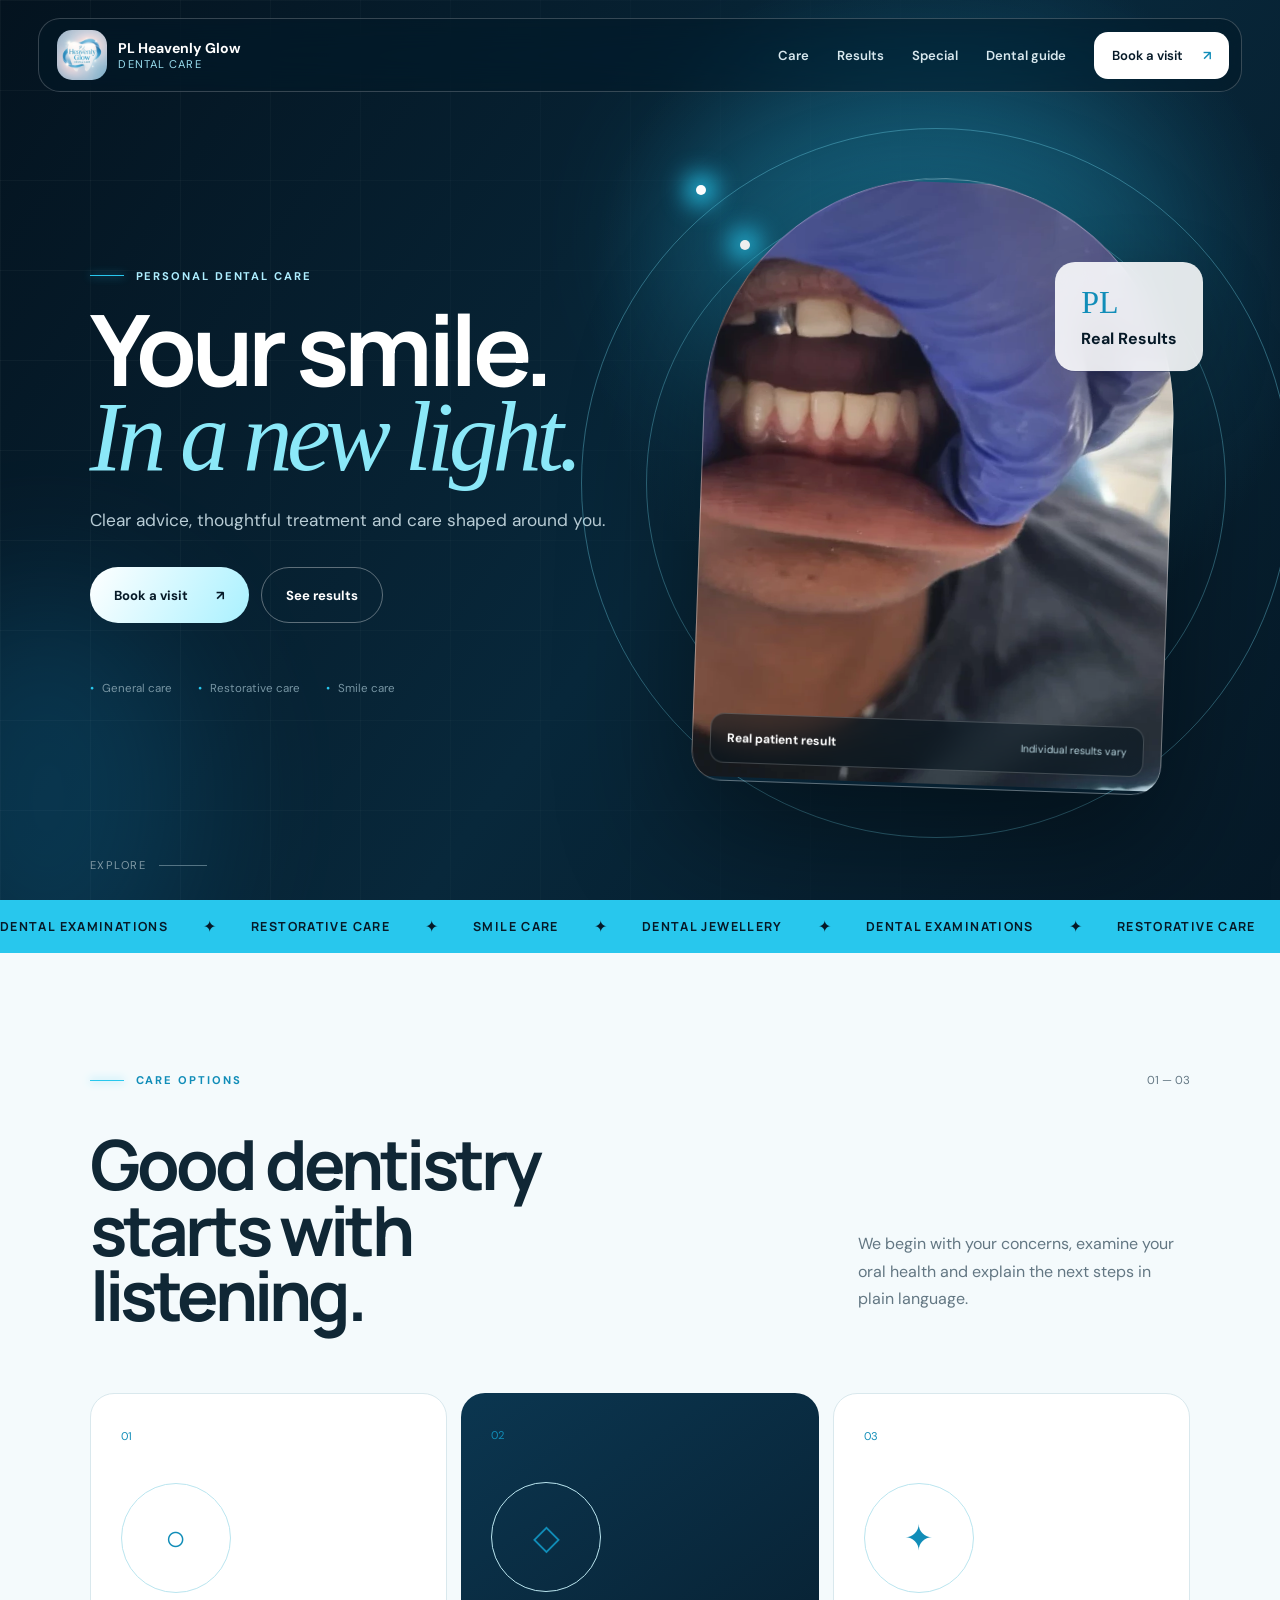
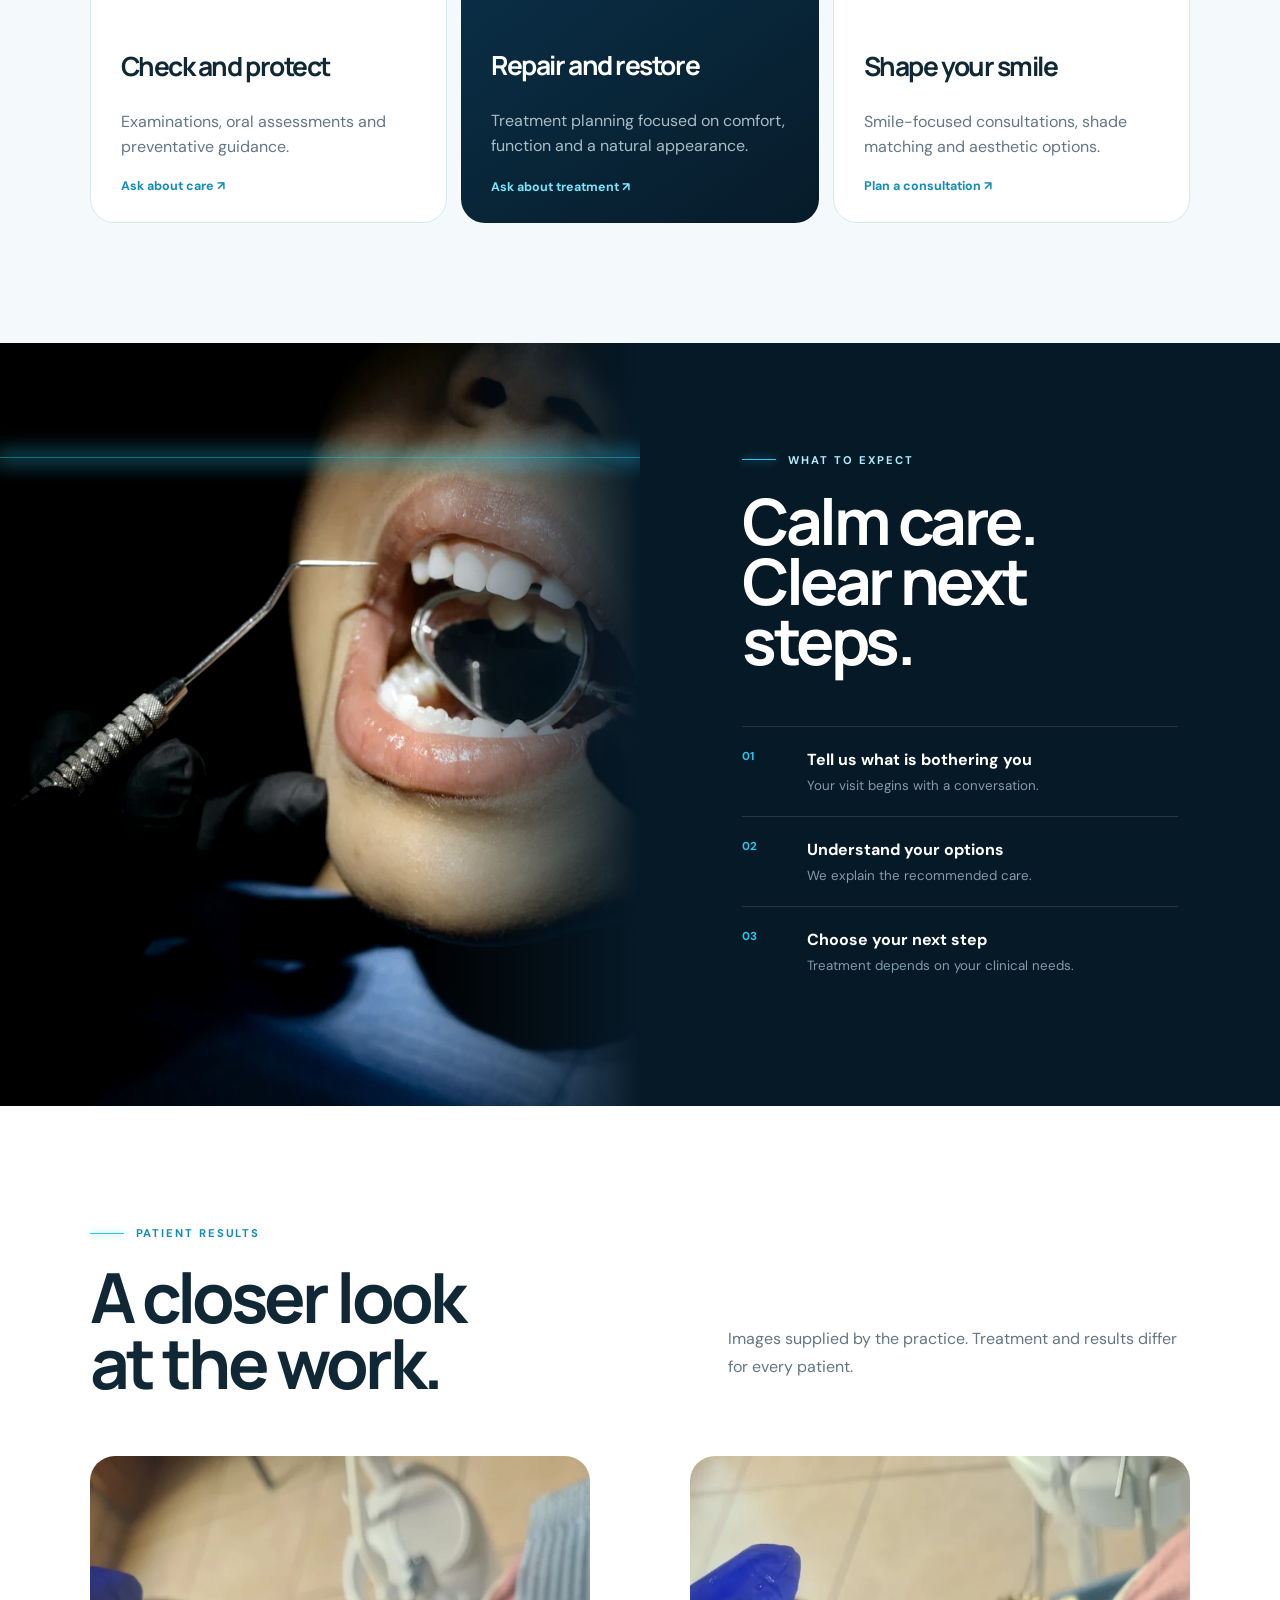
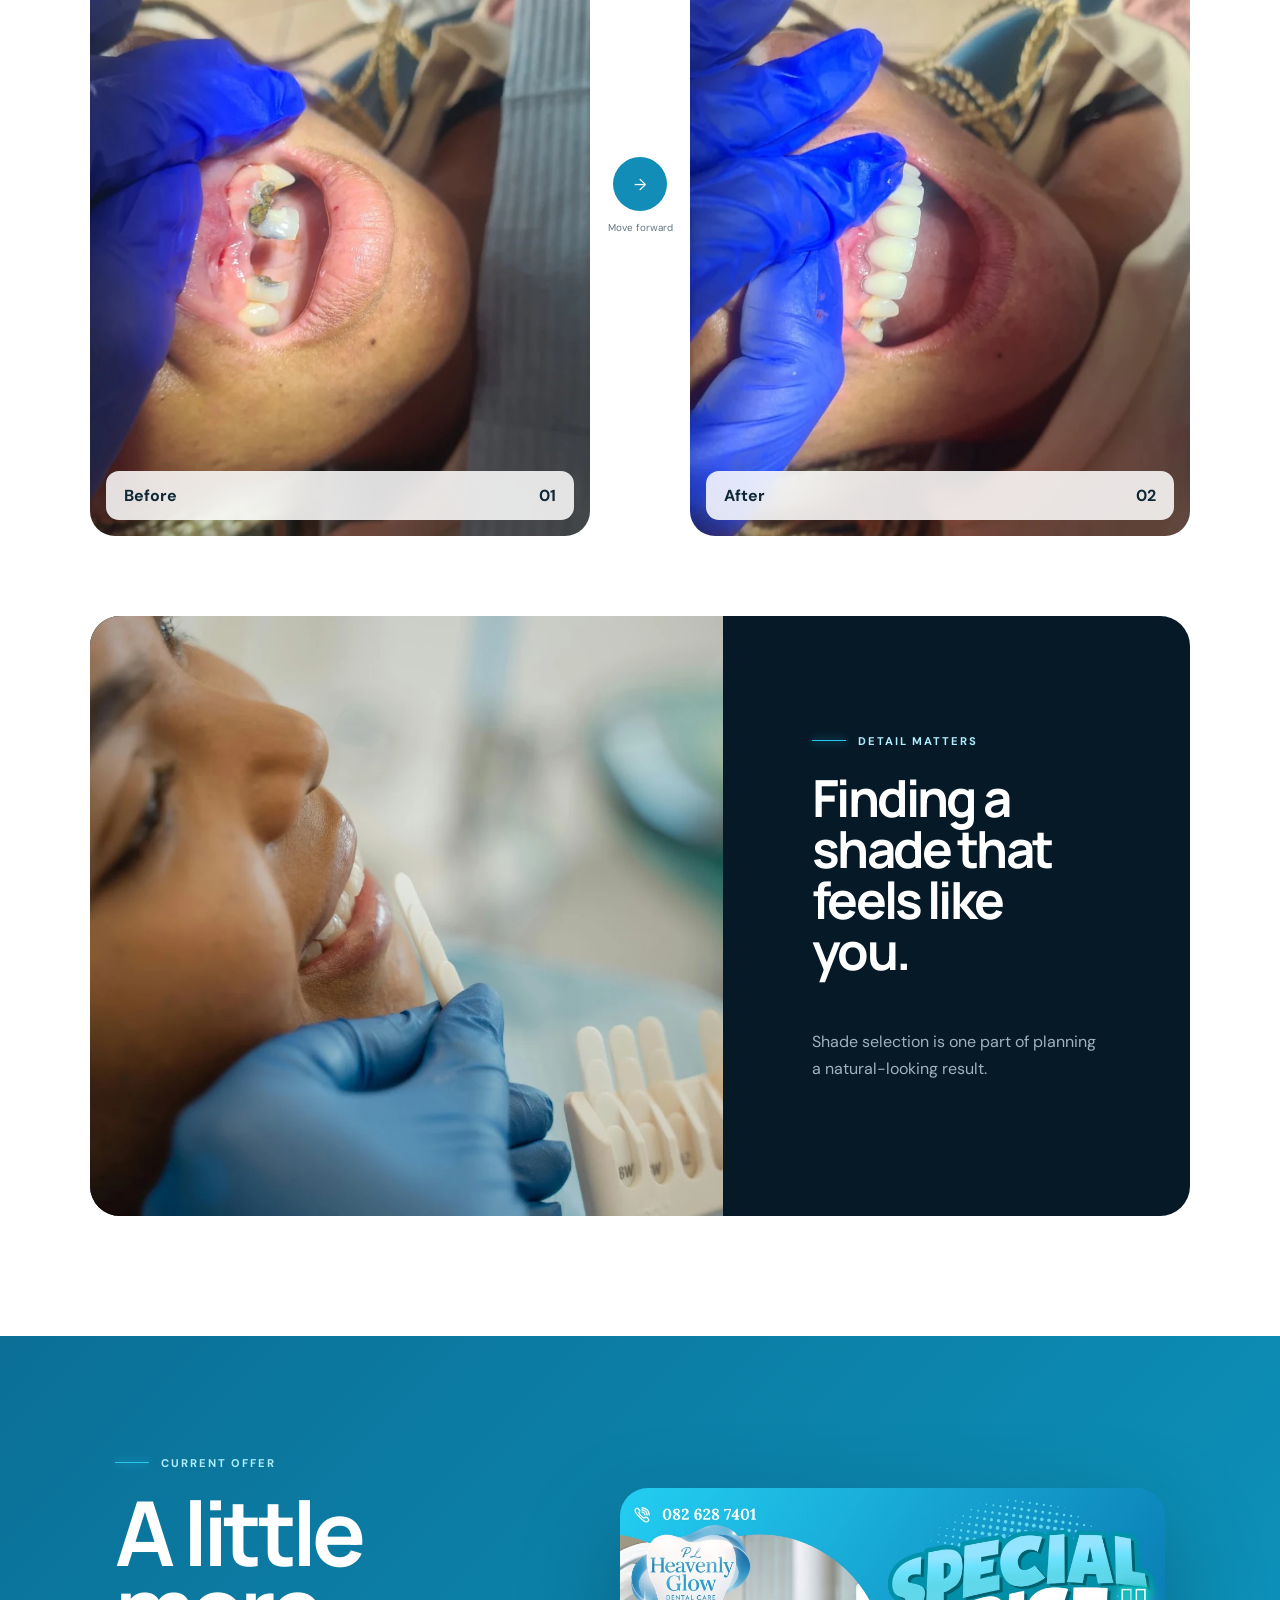
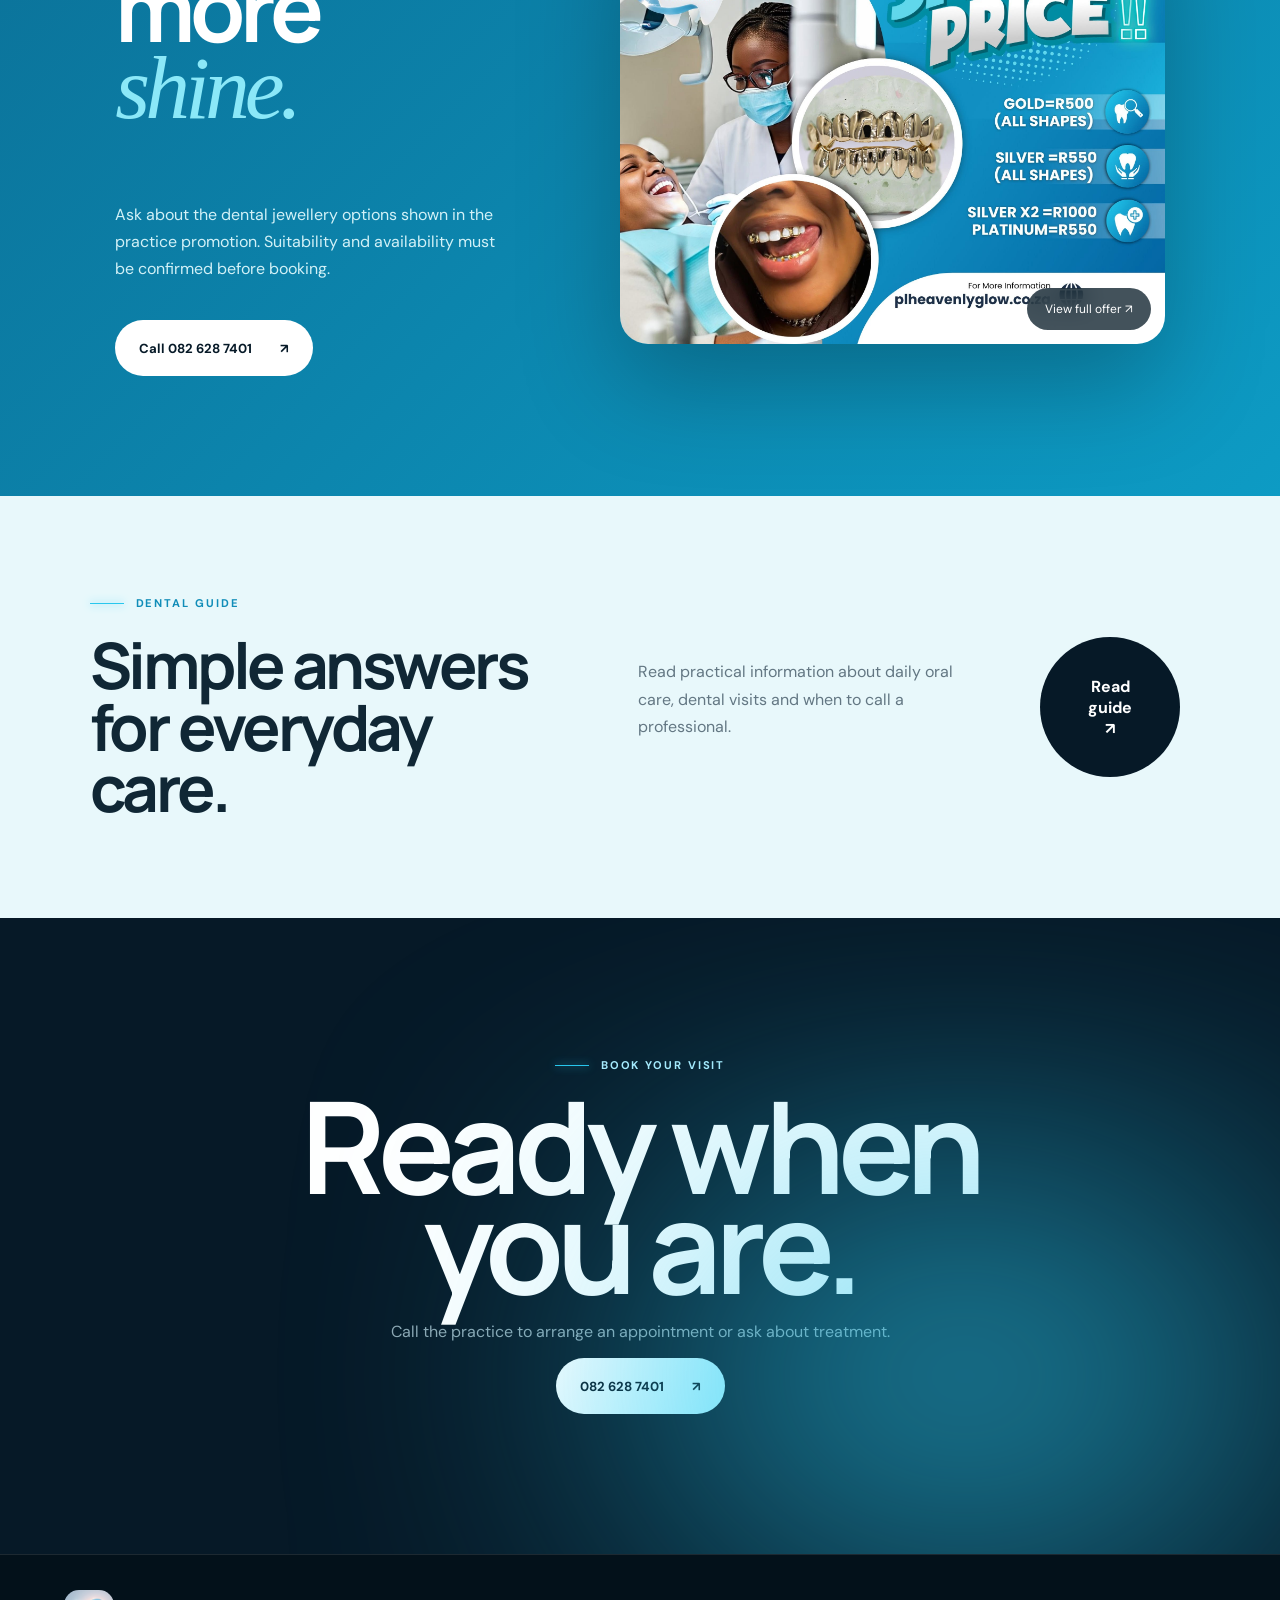
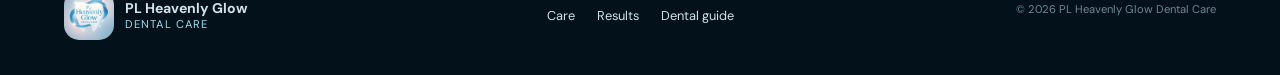
<file: index.html>
<!doctype html><html lang="en"><head><meta charset="UTF-8"><meta name="viewport" content="width=device-width,initial-scale=1"><meta name="theme-color" content="#061927"><meta name="description" content="PL Heavenly Glow Dental Care. Personal dental care, restorative dentistry and confident smiles."><title>PL Heavenly Glow Dental Care</title><link rel="preconnect" href="https://fonts.googleapis.com"><link rel="preconnect" href="https://fonts.gstatic.com" crossorigin><link href="https://fonts.googleapis.com/css2?family=DM+Sans:wght@400;500;600;700&family=Manrope:wght@500;600;700&display=swap" rel="stylesheet"><link rel="stylesheet" href="styles.css"></head>
<body><a class="skip-link" href="#main">Skip to content</a><div class="scroll-progress"></div><header class="site-header" id="top"><a class="brand" href="#top"><img src="assets/logo.png" alt="PL Heavenly Glow Dental Care"><span><b>PL Heavenly Glow</b><small>Dental Care</small></span></a><button class="menu-toggle" aria-expanded="false">Menu</button><nav class="site-nav"><a href="#care">Care</a><a href="#results">Results</a><a href="#special">Special</a><a href="dental-guide.html">Dental guide</a><a class="nav-call" href="tel:+27826287401">Book a visit <span>↗</span></a></nav></header>
<main id="main"><section class="hero"><div class="aurora a1"></div><div class="aurora a2"></div><div class="hero-content"><p class="signal"><i></i> Personal dental care</p><h1>Your smile.<br><em>In a new light.</em></h1><p class="hero-lead">Clear advice, thoughtful treatment and care shaped around you.</p><div class="hero-actions"><a class="pill primary" href="tel:+27826287401">Book a visit <b>↗</b></a><a class="pill ghost" href="#results">See results</a></div><div class="trust-line"><span>General care</span><span>Restorative care</span><span>Smile care</span></div></div><div class="hero-visual"><div class="halo h1"></div><div class="halo h2"></div><figure class="smile-frame"><img src="assets/smile-result.png" alt="Patient smile result at PL Heavenly Glow Dental Care"><figcaption><b>Real patient result</b><span>Individual results vary</span></figcaption></figure><div class="float-card"><span>PL</span><p>Real Results<br></p></div></div><a class="scroll-cue" href="#care">Explore <i></i></a></section>
<section class="ticker"><div><span>Dental examinations</span><i>✦</i><span>Restorative care</span><i>✦</i><span>Smile care</span><i>✦</i><span>Dental jewellery</span><i>✦</i><span>Dental examinations</span><i>✦</i><span>Restorative care</span></div></section>
<section class="care section" id="care"><div class="section-top"><p class="signal dark"><i></i> Care options</p><span>01 — 03</span></div><div class="care-intro"><h2>Good dentistry starts with listening.</h2><p>We begin with your concerns, examine your oral health and explain the next steps in plain language.</p></div><div class="care-grid"><article><span>01</span><div class="icon-orbit">○</div><h3>Check and protect</h3><p>Examinations, oral assessments and preventative guidance.</p><a href="tel:+27826287401">Ask about care ↗</a></article><article class="featured"><span>02</span><div class="icon-orbit">◇</div><h3>Repair and restore</h3><p>Treatment planning focused on comfort, function and a natural appearance.</p><a href="tel:+27826287401">Ask about treatment ↗</a></article><article><span>03</span><div class="icon-orbit">✦</div><h3>Shape your smile</h3><p>Smile-focused consultations, shade matching and aesthetic options.</p><a href="tel:+27826287401">Plan a consultation ↗</a></article></div></section>
<section class="experience"><div class="experience-image"><img src="assets/dental-exam.png" alt="Dental examination in progress"><span class="scan-line"></span></div><div class="experience-copy"><p class="signal"><i></i> What to expect</p><h2>Calm care.<br>Clear next steps.</h2><ol><li><b>01</b><span><strong>Tell us what is bothering you</strong><small>Your visit begins with a conversation.</small></span></li><li><b>02</b><span><strong>Understand your options</strong><small>We explain the recommended care.</small></span></li><li><b>03</b><span><strong>Choose your next step</strong><small>Treatment depends on your clinical needs.</small></span></li></ol></div></section>
<section class="results section" id="results"><div class="results-heading"><div><p class="signal dark"><i></i> Patient results</p><h2>A closer look<br>at the work.</h2></div><p>Images supplied by the practice. Treatment and results differ for every patient.</p></div><div class="comparison"><figure><img src="assets/case-before.png" alt="Teeth before restorative dental treatment"><figcaption>Before <span>01</span></figcaption></figure><div class="comparison-mark"><span>→</span><small>Move forward</small></div><figure><img src="assets/case-after.png" alt="Teeth after restorative dental treatment"><figcaption>After <span>02</span></figcaption></figure></div><div class="result-wide"><img src="assets/shade-match.png" alt="Dental shade matching"><div><p class="signal"><i></i> Detail matters</p><h3>Finding a shade that feels like you.</h3><p>Shade selection is one part of planning a natural-looking result.</p></div></div></section>
<section class="special" id="special"><div class="special-copy"><p class="signal"><i></i> Current offer</p><h2>A little more<br><em>shine.</em></h2><p>Ask about the dental jewellery options shown in the practice promotion. Suitability and availability must be confirmed before booking.</p><a class="pill light" href="tel:+27826287401">Call 082 628 7401 <b>↗</b></a></div><a class="poster" href="assets/special-price.png" target="_blank" rel="noopener"><img src="assets/special-price.png" alt="PL Heavenly Glow dental jewellery special"><span>View full offer ↗</span></a></section>
<section class="guide-promo"><div><p class="signal dark"><i></i> Dental guide</p><h2>Simple answers for everyday care.</h2></div><p>Read practical information about daily oral care, dental visits and when to call a professional.</p><a class="circle-link" href="dental-guide.html">Read<br>guide <b>↗</b></a></section>
<section class="booking"><div class="booking-glow"></div><p class="signal"><i></i> Book your visit</p><h2>Ready when<br>you are.</h2><p>Call the practice to arrange an appointment or ask about treatment.</p><a class="pill primary" href="tel:+27826287401">082 628 7401 <b>↗</b></a></section></main>
<footer><a class="brand" href="#top"><img src="assets/logo.png" alt=""><span><b>PL Heavenly Glow</b><small>Dental Care</small></span></a><div><a href="#care">Care</a><a href="#results">Results</a><a href="dental-guide.html">Dental guide</a></div><p>© <span id="year"></span> PL Heavenly Glow Dental Care</p></footer><script src="script.js"></script></body></html>
</file>
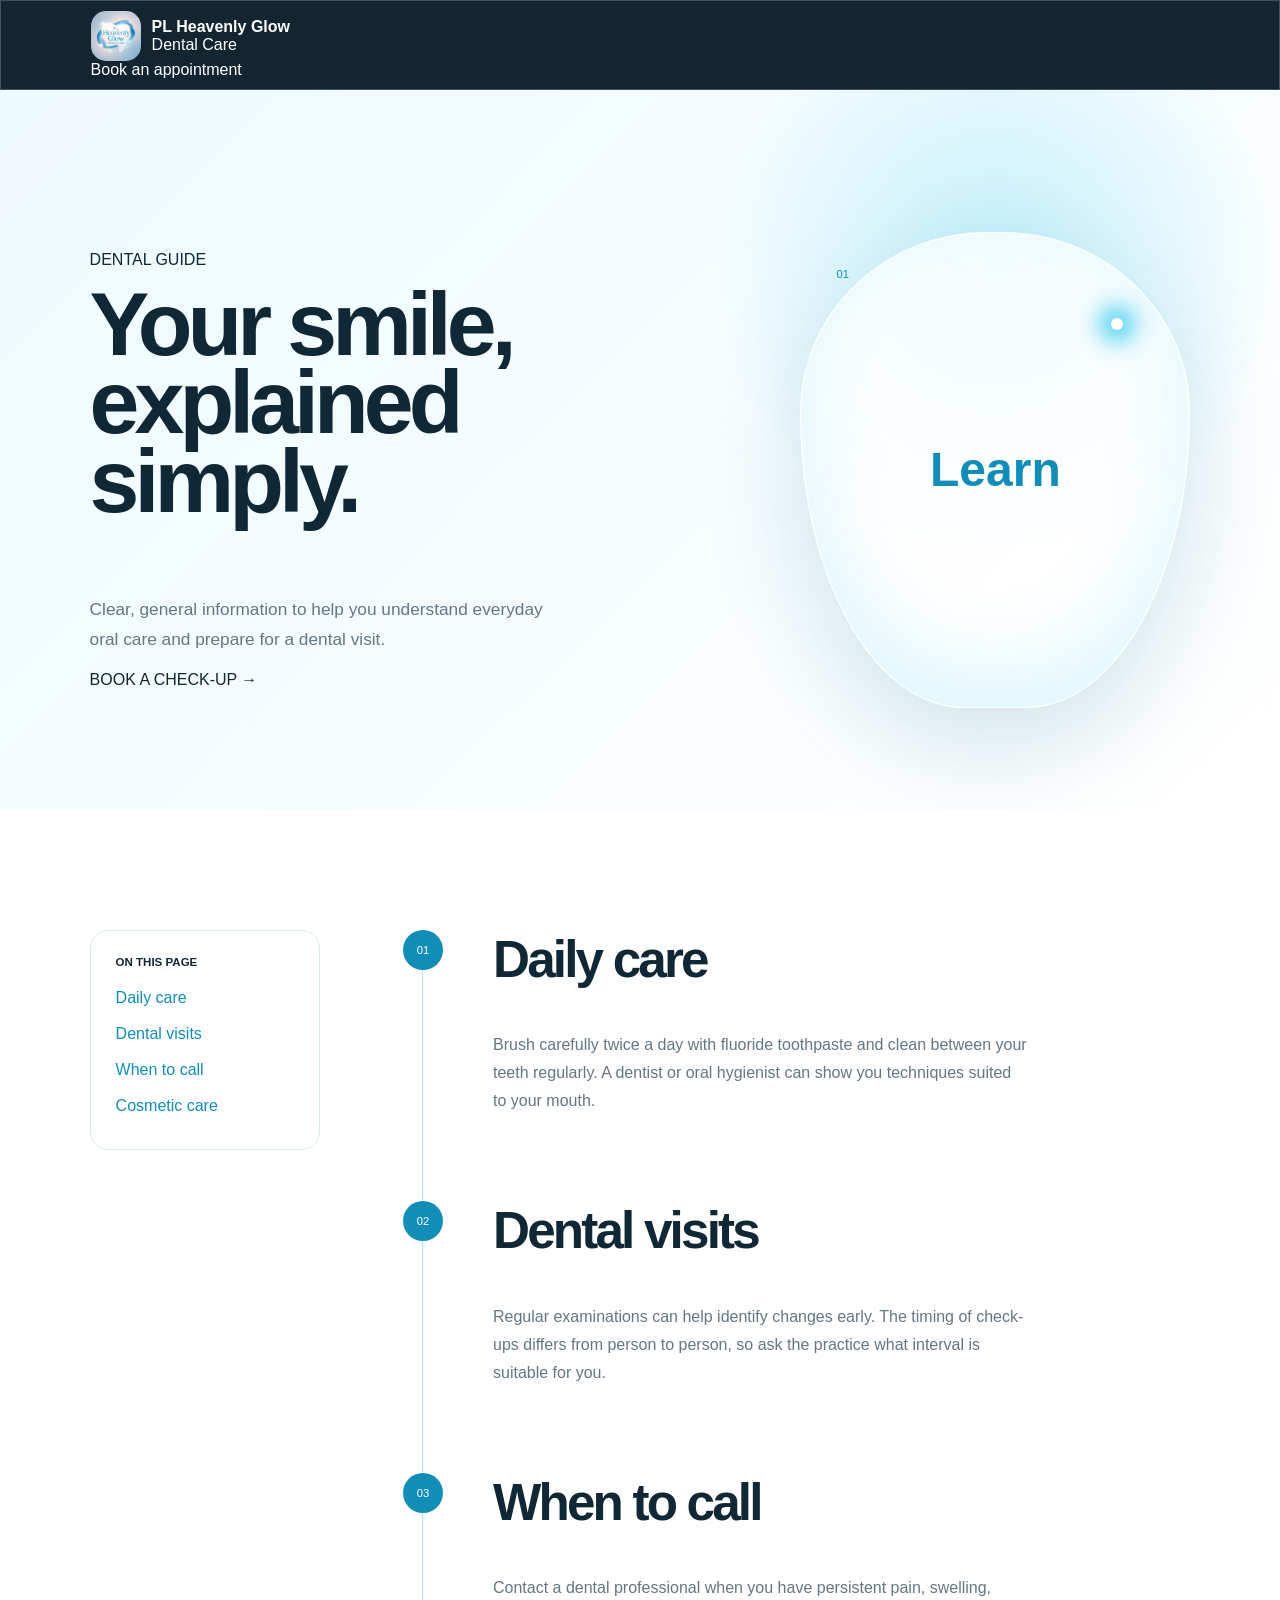
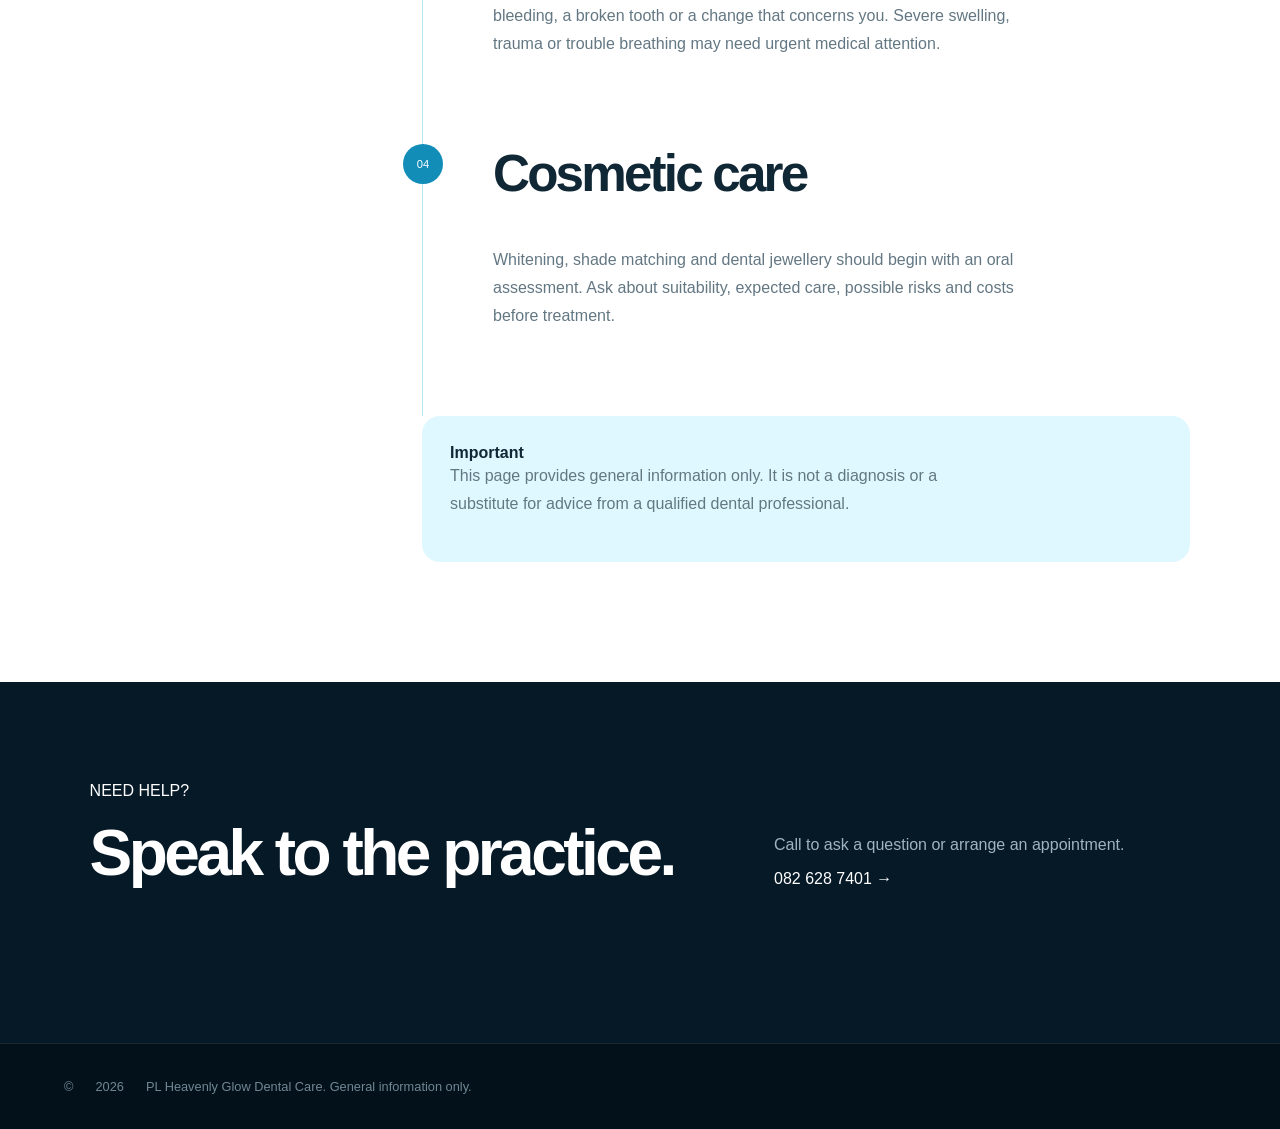
<file: dental-guide.html>
<!doctype html>
<html lang="en">
<head>
  <meta charset="UTF-8">
  <meta name="viewport" content="width=device-width, initial-scale=1">
  <meta name="theme-color" content="#082f49">
  <meta name="description" content="A simple oral health guide from PL Heavenly Glow Dental Care.">
  <title>Dental Guide | PL Heavenly Glow Dental Care</title>
  <link rel="stylesheet" href="styles.css">
</head>
<body class="guide-page">
  <a class="skip-link" href="#main">Skip to content</a>
  <div class="scroll-progress" aria-hidden="true"></div>
  <header class="site-header" id="top">
    <div class="container nav-wrap">
      <a class="brand" href="index.html"><img src="assets/logo.png" alt="PL Heavenly Glow Dental Care logo"><div class="brand-text"><strong>PL Heavenly Glow</strong><span>Dental Care</span></div></a>
      <a class="nav-cta" href="tel:+27826287401">Book an appointment</a>
    </div>
  </header>
  <main id="main">
    <section class="guide-hero">
      <div class="container guide-hero-grid">
        <div><p class="eyebrow"><span></span>DENTAL GUIDE</p><h1>Your smile, explained simply.</h1><p class="hero-lead">Clear, general information to help you understand everyday oral care and prepare for a dental visit.</p><a class="button" href="tel:+27826287401">BOOK A CHECK-UP <b>→</b></a></div>
        <div class="guide-tooth" aria-hidden="true"><span>01</span><strong>Learn</strong><i></i></div>
      </div>
    </section>
    <section class="section section-white">
      <div class="container guide-layout">
        <aside class="guide-index"><p>On this page</p><a href="#daily-care">Daily care</a><a href="#visit">Dental visits</a><a href="#urgent">When to call</a><a href="#cosmetic">Cosmetic care</a></aside>
        <div class="guide-content">
          <article id="daily-care"><span>01</span><h2>Daily care</h2><p>Brush carefully twice a day with fluoride toothpaste and clean between your teeth regularly. A dentist or oral hygienist can show you techniques suited to your mouth.</p></article>
          <article id="visit"><span>02</span><h2>Dental visits</h2><p>Regular examinations can help identify changes early. The timing of check-ups differs from person to person, so ask the practice what interval is suitable for you.</p></article>
          <article id="urgent"><span>03</span><h2>When to call</h2><p>Contact a dental professional when you have persistent pain, swelling, bleeding, a broken tooth or a change that concerns you. Severe swelling, trauma or trouble breathing may need urgent medical attention.</p></article>
          <article id="cosmetic"><span>04</span><h2>Cosmetic care</h2><p>Whitening, shade matching and dental jewellery should begin with an oral assessment. Ask about suitability, expected care, possible risks and costs before treatment.</p></article>
          <div class="guide-note"><strong>Important</strong><p>This page provides general information only. It is not a diagnosis or a substitute for advice from a qualified dental professional.</p></div>
        </div>
      </div>
    </section>
    <section class="contact"><div class="container contact-grid"><div><p class="eyebrow"><span></span>NEED HELP?</p><h2>Speak to the practice.</h2></div><div class="contact-copy"><p>Call to ask a question or arrange an appointment.</p><a class="button" href="tel:+27826287401">082 628 7401 <b>→</b></a></div></div></section>
  </main>
  <footer class="site-footer"><div class="container footer-bottom">© <span id="year"></span> PL Heavenly Glow Dental Care. General information only.</div></footer>
  <script src="script.js"></script>
</body>
</html>
</file>
<file: styles.css>
:root{--navy:#061927;--navy2:#092b40;--cyan:#28c7ed;--ice:#dff8ff;--blue:#118db8;--ink:#102735;--muted:#637783;--white:#fff;--line:#d9e8ed;--paper:#f4fafc;--progress:0%}*{box-sizing:border-box}html{scroll-behavior:smooth}body{margin:0;color:var(--ink);background:var(--paper);font-family:'DM Sans',sans-serif;overflow-x:hidden}h1,h2,h3,p{margin-top:0}h1,h2,h3{font-family:'Manrope',sans-serif;letter-spacing:-.055em}a{color:inherit;text-decoration:none}img{display:block;width:100%}button{font:inherit}.skip-link{position:fixed;top:-60px;left:10px;z-index:999;background:#fff;padding:10px}.skip-link:focus{top:10px}.scroll-progress{position:fixed;inset:0 auto auto 0;z-index:999;width:var(--progress);height:3px;background:linear-gradient(90deg,var(--cyan),#fff,var(--cyan));box-shadow:0 0 18px var(--cyan)}
.site-header{position:fixed;top:18px;left:3vw;right:3vw;z-index:50;display:flex;align-items:center;justify-content:space-between;min-height:74px;padding:10px 12px 10px 18px;color:#fff;background:rgba(5,24,37,.55);border:1px solid rgba(255,255,255,.2);border-radius:22px;backdrop-filter:blur(22px) saturate(1.25);transition:.35s}.site-header.scrolled{top:8px;background:rgba(5,24,37,.88);box-shadow:0 18px 50px rgba(0,0,0,.2)}.brand{display:flex;align-items:center;gap:11px}.brand img{width:50px;height:50px;border-radius:15px;object-fit:cover}.brand span{display:grid}.brand b{font-size:.88rem}.brand small{color:#9adff0;font-size:.7rem;letter-spacing:.1em;text-transform:uppercase}.site-nav{display:flex;align-items:center;gap:28px;font-size:.82rem;font-weight:600}.site-nav>a:not(.nav-call){color:#d8e8ee;transition:.2s}.site-nav>a:hover{color:#fff}.nav-call{display:flex;align-items:center;gap:20px;padding:15px 18px;color:var(--navy);background:#fff;border-radius:14px}.nav-call span{color:var(--blue)}.menu-toggle{display:none;padding:12px 15px;color:white;background:transparent;border:1px solid rgba(255,255,255,.25);border-radius:12px}
.hero{position:relative;min-height:100svh;display:grid;grid-template-columns:1.02fr .98fr;align-items:center;gap:5vw;padding:145px 7vw 80px;color:#fff;background:radial-gradient(circle at 74% 34%,#144e69 0,transparent 32%),linear-gradient(125deg,#04131f 0%,#08283b 55%,#061927 100%);overflow:hidden}.hero:before{content:'';position:absolute;inset:0;background-image:linear-gradient(rgba(255,255,255,.035) 1px,transparent 1px),linear-gradient(90deg,rgba(255,255,255,.035) 1px,transparent 1px);background-size:90px 90px;mask-image:linear-gradient(90deg,#000,transparent 90%)}.aurora{position:absolute;border-radius:50%;filter:blur(70px);opacity:.25;animation:drift 10s ease-in-out infinite alternate}.a1{width:480px;height:300px;right:10%;top:10%;background:var(--cyan)}.a2{width:300px;height:420px;left:-8%;bottom:-12%;background:#1279a9;animation-delay:-5s}.hero-content{position:relative;z-index:2;max-width:760px}.signal{display:flex;align-items:center;gap:12px;margin-bottom:24px;color:#aeeeff;font-size:.7rem;font-weight:700;letter-spacing:.17em;text-transform:uppercase}.signal i{width:34px;height:1px;background:var(--cyan);box-shadow:0 0 8px var(--cyan)}.signal.dark{color:var(--blue)}.hero h1{max-width:10ch;margin-bottom:26px;font-size:clamp(4.3rem,7.7vw,9rem);line-height:.86}.hero h1 em,.special h2 em{color:#8be8f8;font-family:Georgia,serif;font-weight:400}.hero-lead{max-width:49ch;color:#b8ccd5;font-size:1.08rem;line-height:1.7}.hero-actions{display:flex;gap:12px;margin-top:32px}.pill{display:inline-flex;align-items:center;justify-content:center;gap:28px;min-height:56px;padding:0 24px;border-radius:999px;font-size:.82rem;font-weight:700;transition:.3s}.primary{color:var(--navy);background:linear-gradient(120deg,#fff,#a9f1ff);box-shadow:0 0 0 0 rgba(40,199,237,.35)}.primary:hover{transform:translateY(-4px);box-shadow:0 12px 40px rgba(40,199,237,.28)}.ghost{color:#fff;border:1px solid rgba(255,255,255,.35)}.ghost:hover{background:rgba(255,255,255,.1)}.trust-line{display:flex;gap:26px;margin-top:58px;color:#7795a3;font-size:.72rem}.trust-line span:before{content:'•';margin-right:8px;color:var(--cyan)}.hero-visual{position:relative;z-index:2;display:grid;place-items:center;min-height:650px}.smile-frame{position:relative;width:min(470px,78vw);height:610px;margin:0;border-radius:240px 240px 30px 30px;overflow:hidden;box-shadow:0 50px 130px rgba(0,0,0,.45);transform:rotate(2deg);animation:float 6s ease-in-out infinite}.smile-frame img{height:100%;object-fit:cover;object-position:center}.smile-frame:after{content:'';position:absolute;inset:0;border:1px solid rgba(255,255,255,.35);border-radius:inherit}.smile-frame figcaption{position:absolute;right:18px;bottom:18px;left:18px;display:flex;justify-content:space-between;align-items:center;padding:16px;color:#fff;background:rgba(3,18,28,.5);border:1px solid rgba(255,255,255,.2);border-radius:14px;backdrop-filter:blur(16px)}.smile-frame figcaption b{font-size:.76rem}.smile-frame figcaption span{font-size:.65rem;color:#b9d6df}.halo{position:absolute;border:1px solid rgba(117,227,248,.35);border-radius:50%;animation:spin 18s linear infinite}.h1{width:580px;height:580px}.h2{width:710px;height:710px;animation-direction:reverse;animation-duration:26s}.halo:after{content:'';position:absolute;top:8%;left:16%;width:10px;height:10px;border-radius:50%;background:#fff;box-shadow:0 0 25px 10px var(--cyan)}.float-card{position:absolute;right:-1vw;top:16%;padding:22px 26px;background:rgba(255,255,255,.88);color:var(--navy);border-radius:20px;box-shadow:0 20px 70px rgba(0,0,0,.2);backdrop-filter:blur(16px);animation:float 5s ease-in-out infinite reverse}.float-card span{font-family:Georgia,serif;color:var(--blue);font-size:2rem}.float-card p{margin:8px 0 0;font-weight:700;line-height:1.3}.scroll-cue{position:absolute;left:7vw;bottom:28px;display:flex;align-items:center;gap:12px;color:#8099a5;font-size:.7rem;text-transform:uppercase;letter-spacing:.14em}.scroll-cue i{display:block;width:48px;height:1px;background:#547484}
.ticker{overflow:hidden;padding:16px 0;color:var(--navy);background:var(--cyan)}.ticker div{display:flex;width:max-content;gap:35px;align-items:center;animation:ticker 25s linear infinite}.ticker span{font-family:'Manrope';font-size:.78rem;font-weight:700;text-transform:uppercase;letter-spacing:.11em}.ticker i{font-style:normal}.section{padding:120px 7vw}.section-top,.results-heading{display:flex;justify-content:space-between;align-items:start}.section-top>span{font-size:.72rem;color:var(--muted)}.care-intro{display:grid;grid-template-columns:1.2fr .6fr;gap:8vw;align-items:end;margin:20px 0 65px}.care-intro h2,.results-heading h2{max-width:12ch;margin:0;font-size:clamp(3rem,5.4vw,6rem);line-height:.95}.care-intro p,.results-heading>p{max-width:42ch;color:var(--muted);line-height:1.7}.care-grid{display:grid;grid-template-columns:repeat(3,1fr);gap:14px}.care-grid article{position:relative;min-height:430px;padding:30px;background:#fff;border:1px solid var(--line);border-radius:24px;transition:.45s cubic-bezier(.2,.8,.2,1);overflow:hidden}.care-grid article:hover{transform:translateY(-12px);box-shadow:0 30px 80px rgba(13,85,111,.12)}.care-grid article.featured{color:#fff;background:linear-gradient(145deg,#0b3650,#071b2a);border:0}.care-grid article>span{font-size:.7rem;color:var(--blue)}.icon-orbit{display:grid;width:110px;height:110px;margin:38px 0 55px;place-items:center;color:var(--blue);border:1px solid #bae5ef;border-radius:50%;font-size:2.2rem;transition:.5s}.care-grid article:hover .icon-orbit{transform:rotate(90deg);box-shadow:inset 0 0 30px rgba(40,199,237,.14),0 0 30px rgba(40,199,237,.15)}.care-grid h3{font-size:1.65rem}.care-grid p{min-height:58px;color:var(--muted);line-height:1.55}.featured p{color:#a9bdc7}.care-grid a{position:absolute;bottom:28px;color:var(--blue);font-size:.78rem;font-weight:700}.featured a{color:#77e7fb}
.experience{display:grid;grid-template-columns:1fr 1fr;min-height:760px;background:var(--navy);color:#fff}.experience-image{position:relative;overflow:hidden}.experience-image img{height:100%;object-fit:cover;filter:saturate(.75) contrast(1.1)}.experience-image:after{content:'';position:absolute;inset:0;background:linear-gradient(90deg,transparent 65%,var(--navy))}.scan-line{position:absolute;z-index:2;left:0;right:0;top:15%;height:1px;background:var(--cyan);box-shadow:0 0 20px 5px var(--cyan);opacity:.55;animation:scan 5s ease-in-out infinite}.experience-copy{padding:110px 8vw}.experience-copy h2{font-size:clamp(3.3rem,5vw,6rem);line-height:.94}.experience-copy ol{list-style:none;padding:0;margin:55px 0 0}.experience-copy li{display:grid;grid-template-columns:45px 1fr;gap:20px;padding:22px 0;border-top:1px solid rgba(255,255,255,.13)}.experience-copy li b{color:var(--cyan);font-size:.72rem}.experience-copy li span{display:grid;gap:7px}.experience-copy li small{color:#829ca8}
.results{background:#fff}.results-heading{align-items:end;margin-bottom:60px}.comparison{display:grid;grid-template-columns:1fr 100px 1fr;align-items:center}.comparison figure{position:relative;height:680px;margin:0;overflow:hidden;border-radius:25px}.comparison img{height:100%;object-fit:cover;transition:transform .8s}.comparison figure:hover img{transform:scale(1.04)}.comparison figcaption{position:absolute;inset:auto 16px 16px;display:flex;justify-content:space-between;padding:14px 18px;background:rgba(255,255,255,.86);border-radius:13px;backdrop-filter:blur(12px);font-weight:700}.comparison-mark{text-align:center}.comparison-mark span{display:grid;width:54px;height:54px;margin:auto;place-items:center;color:white;background:var(--blue);border-radius:50%}.comparison-mark small{display:block;margin-top:10px;color:var(--muted);font-size:.62rem}.result-wide{display:grid;grid-template-columns:1.15fr .85fr;margin-top:80px;background:var(--navy);color:#fff;border-radius:30px;overflow:hidden}.result-wide img{height:600px;object-fit:cover}.result-wide>div{display:flex;flex-direction:column;justify-content:center;padding:7vw}.result-wide h3{font-size:clamp(2.5rem,4vw,4.8rem);line-height:1}.result-wide p:last-child{color:#9db3bd;line-height:1.7}
.special{display:grid;grid-template-columns:.85fr 1.15fr;gap:8vw;align-items:center;padding:120px 9vw;color:#fff;background:linear-gradient(135deg,#0b6f96,#0d9bc4);overflow:hidden}.special-copy h2{font-size:clamp(4rem,7vw,8rem);line-height:.85}.special-copy p:not(.signal){max-width:48ch;color:#d2f1f7;line-height:1.7}.pill.light{margin-top:22px;color:var(--navy);background:#fff}.poster{position:relative;display:block;transform:rotate(2deg);transition:.4s;box-shadow:0 40px 100px rgba(0,0,0,.25);border-radius:28px;overflow:hidden}.poster:hover{transform:rotate(0) scale(1.015)}.poster span{position:absolute;right:14px;bottom:14px;padding:13px 18px;background:rgba(5,24,37,.75);border-radius:30px;backdrop-filter:blur(12px);font-size:.75rem}.guide-promo{display:grid;grid-template-columns:1fr .7fr 150px;gap:5vw;align-items:center;padding:100px 7vw;background:#e8f8fb}.guide-promo h2{max-width:12ch;margin:0;font-size:clamp(2.8rem,5vw,5.5rem);line-height:.96}.guide-promo>p{color:var(--muted);line-height:1.7}.circle-link{display:grid;width:140px;height:140px;place-content:center;color:#fff;background:var(--navy);border-radius:50%;text-align:center;font-weight:700;transition:.3s}.circle-link:hover{transform:rotate(-8deg) scale(1.06);background:var(--blue)}.booking{position:relative;padding:140px 7vw;text-align:center;color:#fff;background:var(--navy);overflow:hidden}.booking .signal{justify-content:center}.booking h2{margin-bottom:25px;font-size:clamp(5rem,10vw,11rem);line-height:.78}.booking>p:not(.signal){color:#8fa8b3}.booking-glow{position:absolute;left:50%;top:50%;width:650px;height:280px;background:var(--cyan);border-radius:50%;filter:blur(150px);opacity:.14;transform:translate(-50%,-50%)}footer{display:grid;grid-template-columns:1fr auto 1fr;align-items:center;gap:30px;padding:35px 5vw;color:#d4e2e8;background:#03111a;border-top:1px solid rgba(255,255,255,.1)}footer>div{display:flex;gap:22px;font-size:.8rem}footer>p{text-align:right;color:#718793;font-size:.7rem}
.reveal{opacity:0;transform:translateY(36px);transition:opacity .8s,transform .8s cubic-bezier(.2,.8,.2,1)}.reveal.visible{opacity:1;transform:none}@keyframes drift{to{transform:translate(60px,40px) scale(1.2)}}@keyframes spin{to{transform:rotate(360deg)}}@keyframes float{50%{transform:translateY(-15px) rotate(-1deg)}}@keyframes ticker{to{transform:translateX(-50%)}}@keyframes scan{50%{top:80%;opacity:.2}}
@media(max-width:900px){.site-header{left:15px;right:15px}.menu-toggle{display:block}.site-nav{display:none;position:absolute;top:82px;left:0;right:0;flex-direction:column;align-items:stretch;padding:18px;background:rgba(5,24,37,.96);border-radius:18px}.site-nav.open{display:flex}.hero{grid-template-columns:1fr;padding-top:130px}.hero-visual{min-height:540px}.smile-frame{height:500px}.care-intro,.experience,.special,.result-wide{grid-template-columns:1fr}.care-grid{grid-template-columns:1fr}.care-grid article{min-height:360px}.experience-image{min-height:520px}.experience-image:after{background:linear-gradient(0deg,var(--navy),transparent 40%)}.comparison{grid-template-columns:1fr}.comparison-mark{padding:18px}.comparison figure{height:560px}.guide-promo{grid-template-columns:1fr}.circle-link{width:110px;height:110px}.results-heading{display:grid;gap:25px}footer{grid-template-columns:1fr;text-align:left}footer>p{text-align:left}}
@media(max-width:560px){.site-header .brand span{display:none}.section{padding:80px 20px}.hero{padding-inline:20px}.hero h1{font-size:clamp(3.8rem,18vw,6rem)}.hero-actions{flex-direction:column}.trust-line{flex-wrap:wrap}.hero-visual{min-height:470px}.smile-frame{width:82vw;height:430px}.float-card{right:-10px}.h1{width:420px;height:420px}.h2{width:510px;height:510px}.care-intro{grid-template-columns:1fr}.experience-copy,.special{padding:80px 20px}.comparison figure{height:480px}.result-wide img{height:440px}.guide-promo,.booking{padding:85px 20px}.booking h2{font-size:4.6rem}footer{padding:30px 20px}}
@media(prefers-reduced-motion:reduce){*,*:before,*:after{animation-duration:.01ms!important;animation-iteration-count:1!important;transition-duration:.01ms!important}.reveal{opacity:1;transform:none}}

/* Dental guide */
.smile-frame img{transform:rotate(90deg) scale(1.28)}
.guide-page{background:#fff}.guide-page .site-header{position:sticky;top:0;left:auto;right:auto;border-radius:0;padding-inline:7vw;background:rgba(5,24,37,.94)}.guide-hero{min-height:720px;display:flex;align-items:center;padding:120px 7vw 80px;background:radial-gradient(circle at 78% 25%,rgba(40,199,237,.25),transparent 25%),linear-gradient(135deg,#edfaff,#fff);overflow:hidden}.guide-hero-grid{width:100%;display:grid;grid-template-columns:1fr .55fr;align-items:center;gap:8vw}.guide-hero h1{max-width:10ch;font-size:clamp(4rem,7vw,8rem);line-height:.88}.guide-hero .hero-lead{color:var(--muted)}.guide-tooth{position:relative;display:grid;width:min(390px,80vw);aspect-ratio:.82;place-content:center;color:var(--blue);background:rgba(255,255,255,.8);border:1px solid #fff;border-radius:48% 48% 42% 42%/38% 38% 62% 62%;box-shadow:inset 0 -40px 80px rgba(40,199,237,.14),0 35px 100px rgba(16,105,133,.18);animation:float 5s ease-in-out infinite}.guide-tooth>span{position:absolute;top:35px;left:35px;font-size:.7rem}.guide-tooth strong{font-size:3rem}.guide-tooth i{position:absolute;top:18%;right:17%;width:12px;height:12px;background:#fff;border-radius:50%;box-shadow:0 0 24px 10px var(--cyan)}.guide-layout{display:grid;grid-template-columns:230px 1fr;gap:8vw;max-width:1200px;margin:auto}.guide-index{position:sticky;top:120px;align-self:start;padding:25px;border:1px solid var(--line);border-radius:18px}.guide-index p{font-size:.72rem;font-weight:700;text-transform:uppercase}.guide-index a{display:block;padding:9px 0;color:var(--blue)}.guide-content article{position:relative;padding:0 0 70px 70px;border-left:1px solid #b6e5ef}.guide-content article>span{position:absolute;left:-20px;top:0;display:grid;width:40px;height:40px;place-items:center;color:#fff;background:var(--blue);border-radius:50%;font-size:.7rem}.guide-content h2{font-size:clamp(2.4rem,4vw,4.5rem)}.guide-content p{max-width:60ch;color:var(--muted);line-height:1.75}.guide-note{padding:28px;background:var(--ice);border-radius:18px}.guide-page .contact{padding:100px 7vw;background:var(--navy);color:#fff}.contact-grid{display:grid;grid-template-columns:1fr .7fr;gap:7vw;align-items:center}.contact-grid h2{font-size:clamp(3rem,5vw,6rem)}.contact-copy p{color:#9eb5c0}.guide-page footer{display:block}.guide-page .footer-bottom{text-align:center;color:#718793}@media(max-width:800px){.guide-hero-grid,.guide-layout,.contact-grid{grid-template-columns:1fr}.guide-index{position:static}.guide-page .site-header .nav-cta{display:block}}
</file>
